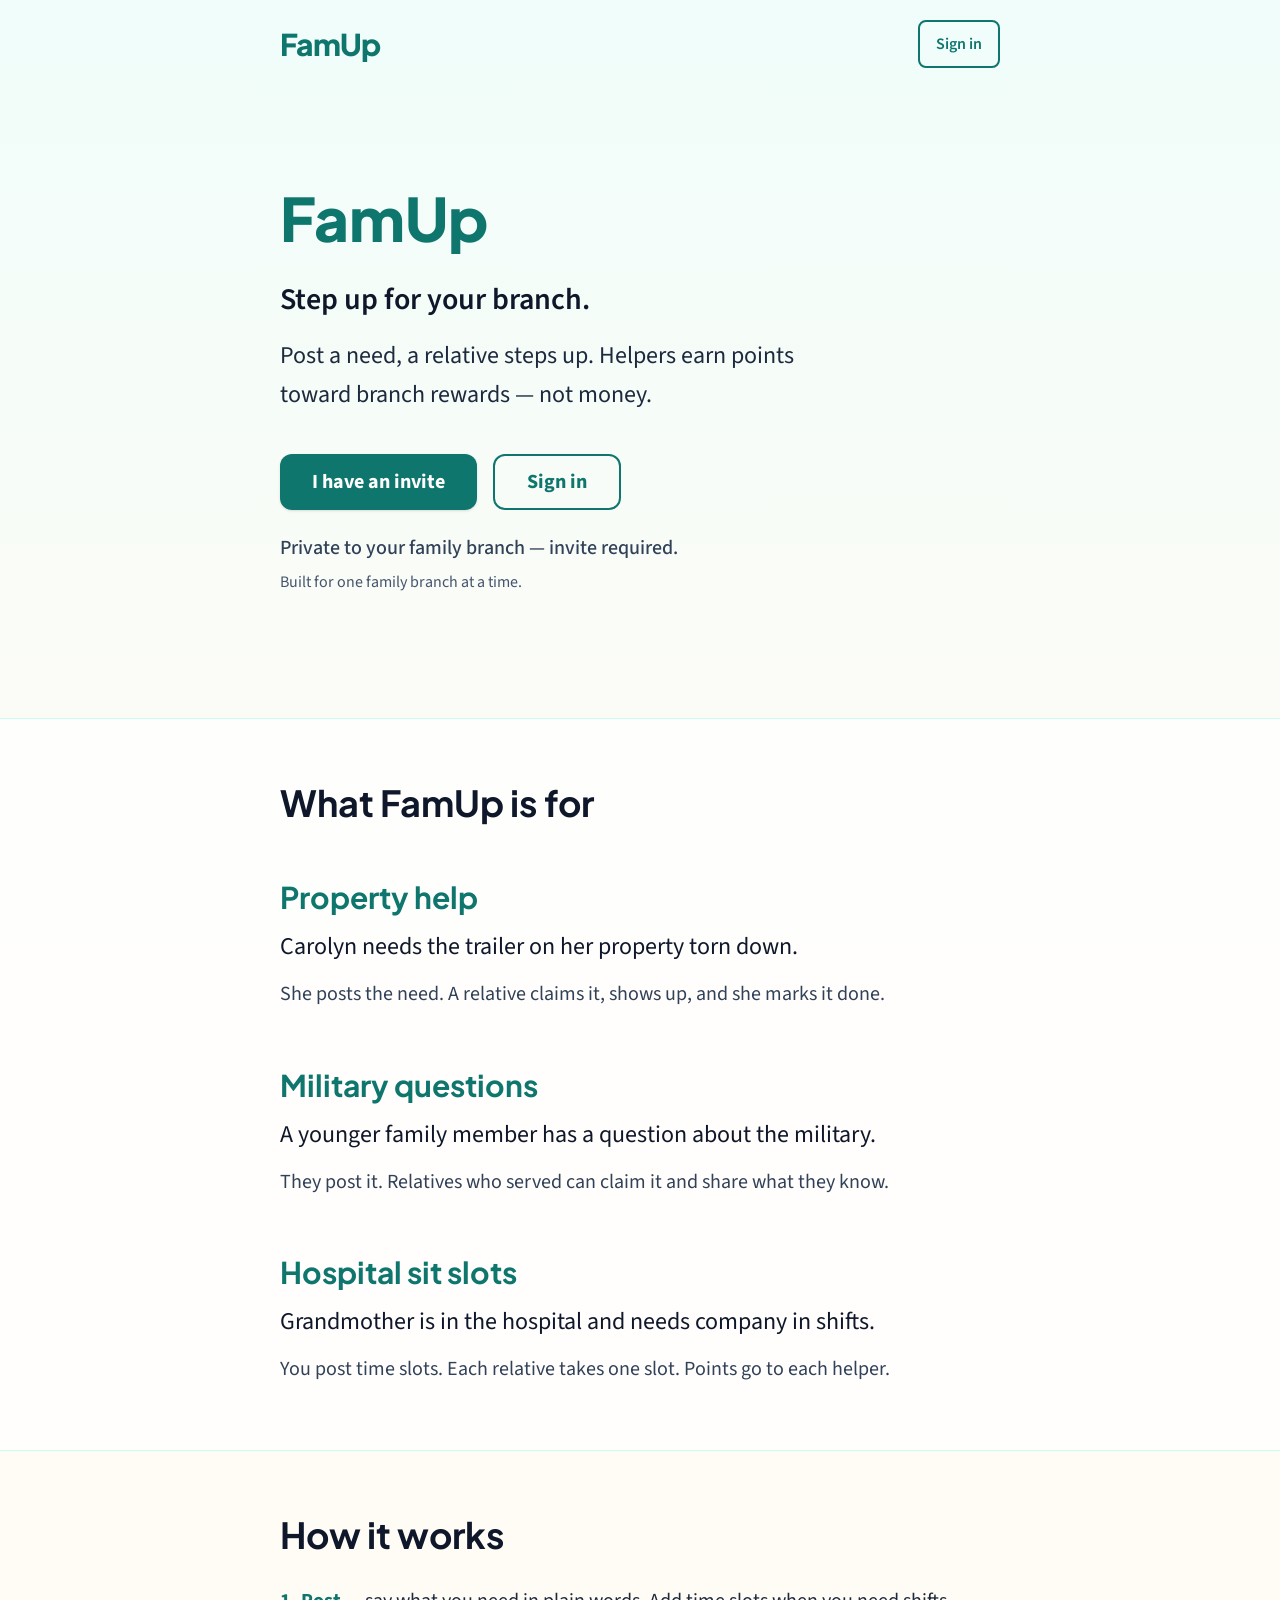
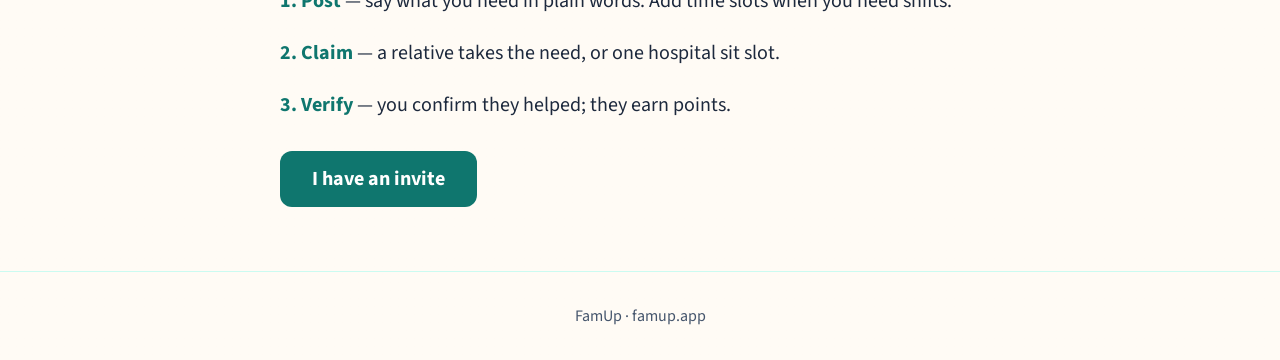
<file: index.html>
<!doctype html>
<html lang="en">
  <head>
    <meta charset="UTF-8" />
    <meta name="viewport" content="width=device-width, initial-scale=1.0" />
    <meta
      name="description"
      content="FamUp — family helps family. Post property help, military questions, or hospital sit slots. Relatives claim and earn points."
    />
    <meta name="theme-color" content="#0F766E" />
    <title>FamUp — Family helps family</title>
    <link rel="icon" type="image/svg+xml" href="/favicon.svg" />
    <link rel="preconnect" href="https://fonts.googleapis.com" />
    <link rel="preconnect" href="https://fonts.gstatic.com" crossorigin />
    <link
      href="https://fonts.googleapis.com/css2?family=Plus+Jakarta+Sans:wght@600;700;800&family=Source+Sans+3:wght@400;500;600;700&display=swap"
      rel="stylesheet"
    />
    <script type="module" crossorigin src="/assets/index-DK9CrzjS.js"></script>
    <link rel="stylesheet" crossorigin href="/assets/index-Pzm3bRNa.css">
      <meta name="famup-deploy" content="1795519690" />
  </head>
  <body>
    <div id="root"></div>
  </body>
</html>
</file>
<file: assets/index-Pzm3bRNa.css>
/*! tailwindcss v4.3.2 | MIT License | https://tailwindcss.com */@layer properties{@supports (((-webkit-hyphens:none)) and (not (margin-trim:inline))) or ((-moz-orient:inline) and (not (color:rgb(from red r g b)))){*,:before,:after,::backdrop{--tw-rotate-x:initial;--tw-rotate-y:initial;--tw-rotate-z:initial;--tw-skew-x:initial;--tw-skew-y:initial;--tw-space-y-reverse:0;--tw-border-style:solid;--tw-gradient-position:initial;--tw-gradient-from:#0000;--tw-gradient-via:#0000;--tw-gradient-to:#0000;--tw-gradient-stops:initial;--tw-gradient-via-stops:initial;--tw-gradient-from-position:0%;--tw-gradient-via-position:50%;--tw-gradient-to-position:100%;--tw-leading:initial;--tw-font-weight:initial;--tw-tracking:initial;--tw-shadow:0 0 #0000;--tw-shadow-color:initial;--tw-shadow-alpha:100%;--tw-inset-shadow:0 0 #0000;--tw-inset-shadow-color:initial;--tw-inset-shadow-alpha:100%;--tw-ring-color:initial;--tw-ring-shadow:0 0 #0000;--tw-inset-ring-color:initial;--tw-inset-ring-shadow:0 0 #0000;--tw-ring-inset:initial;--tw-ring-offset-width:0px;--tw-ring-offset-color:#fff;--tw-ring-offset-shadow:0 0 #0000}}}@layer theme{:root,:host{--font-sans:"Source Sans 3", system-ui, sans-serif;--font-mono:ui-monospace, SFMono-Regular, Menlo, Monaco, Consolas, "Liberation Mono", "Courier New", monospace;--color-red-50:oklch(97.1% .013 17.38);--color-red-200:oklch(88.5% .062 18.334);--color-red-600:oklch(57.7% .245 27.325);--color-red-700:oklch(50.5% .213 27.518);--color-red-800:oklch(44.4% .177 26.899);--color-amber-50:oklch(98.7% .022 95.277);--color-amber-100:oklch(96.2% .059 95.617);--color-amber-200:oklch(92.4% .12 95.746);--color-amber-800:oklch(47.3% .137 46.201);--color-amber-900:oklch(41.4% .112 45.904);--color-emerald-50:oklch(97.9% .021 166.113);--color-emerald-100:oklch(95% .052 163.051);--color-emerald-200:oklch(90.5% .093 164.15);--color-emerald-700:oklch(50.8% .118 165.612);--color-emerald-800:oklch(43.2% .095 166.913);--color-emerald-900:oklch(37.8% .077 168.94);--color-teal-100:oklch(95.3% .051 180.801);--color-teal-200:oklch(91% .096 180.426);--color-teal-300:oklch(85.5% .138 181.071);--color-teal-900:oklch(38.6% .063 188.416);--color-blue-50:oklch(97% .014 254.604);--color-blue-200:oklch(88.2% .059 254.128);--color-blue-900:oklch(37.9% .146 265.522);--color-violet-50:oklch(96.9% .016 293.756);--color-violet-200:oklch(89.4% .057 293.283);--color-violet-800:oklch(43.2% .232 292.759);--color-violet-900:oklch(38% .189 293.745);--color-slate-50:oklch(98.4% .003 247.858);--color-slate-100:oklch(96.8% .007 247.896);--color-slate-200:oklch(92.9% .013 255.508);--color-slate-300:oklch(86.9% .022 252.894);--color-slate-500:oklch(55.4% .046 257.417);--color-slate-600:oklch(44.6% .043 257.281);--color-slate-700:oklch(37.2% .044 257.287);--color-slate-800:oklch(27.9% .041 260.031);--color-slate-900:oklch(20.8% .042 265.755);--color-white:#fff;--spacing:.25rem;--container-md:28rem;--container-lg:32rem;--container-xl:36rem;--container-3xl:48rem;--container-5xl:64rem;--text-xs:.75rem;--text-xs--line-height:calc(1 / .75);--text-sm:.875rem;--text-sm--line-height:calc(1.25 / .875);--text-base:1rem;--text-base--line-height: 1.5 ;--text-lg:1.125rem;--text-lg--line-height:calc(1.75 / 1.125);--text-xl:1.25rem;--text-xl--line-height:calc(1.75 / 1.25);--text-2xl:1.5rem;--text-2xl--line-height:calc(2 / 1.5);--text-3xl:1.875rem;--text-3xl--line-height: 1.2 ;--text-4xl:2.25rem;--text-4xl--line-height:calc(2.5 / 2.25);--text-5xl:3rem;--text-5xl--line-height:1;--text-6xl:3.75rem;--text-6xl--line-height:1;--font-weight-medium:500;--font-weight-semibold:600;--font-weight-bold:700;--font-weight-extrabold:800;--tracking-tight:-.025em;--tracking-wide:.025em;--leading-tight:1.25;--leading-snug:1.375;--leading-relaxed:1.625;--radius-lg:.5rem;--radius-xl:.75rem;--radius-2xl:1rem;--default-transition-duration:.15s;--default-transition-timing-function:cubic-bezier(.4, 0, .2, 1);--default-font-family:var(--font-sans);--default-mono-font-family:var(--font-mono);--font-display:"Plus Jakarta Sans", "Source Sans 3", system-ui, sans-serif;--color-famup-teal:#0f766e;--color-famup-teal-dark:#115e59;--color-famup-cream:#fffbf5;--color-famup-mint:#f0fdfa;--color-famup-ink:#0f172a}}@layer base{*,:after,:before,::backdrop{box-sizing:border-box;border:0 solid;margin:0;padding:0}::file-selector-button{box-sizing:border-box;border:0 solid;margin:0;padding:0}html,:host{-webkit-text-size-adjust:100%;-moz-tab-size:4;tab-size:4;line-height:1.5;font-family:var(--default-font-family,ui-sans-serif, system-ui, sans-serif, "Apple Color Emoji", "Segoe UI Emoji", "Segoe UI Symbol", "Noto Color Emoji");font-feature-settings:var(--default-font-feature-settings,normal);font-variation-settings:var(--default-font-variation-settings,normal);-webkit-tap-highlight-color:transparent}hr{height:0;color:inherit;border-top-width:1px}abbr:where([title]){-webkit-text-decoration:underline dotted;text-decoration:underline dotted}h1,h2,h3,h4,h5,h6{font-size:inherit;font-weight:inherit}a{color:inherit;-webkit-text-decoration:inherit;text-decoration:inherit}b,strong{font-weight:bolder}code,kbd,samp,pre{font-family:var(--default-mono-font-family,ui-monospace, SFMono-Regular, Menlo, Monaco, Consolas, "Liberation Mono", "Courier New", monospace);font-feature-settings:var(--default-mono-font-feature-settings,normal);font-variation-settings:var(--default-mono-font-variation-settings,normal);font-size:1em}small{font-size:80%}sub,sup{vertical-align:baseline;font-size:75%;line-height:0;position:relative}sub{bottom:-.25em}sup{top:-.5em}table{text-indent:0;border-color:inherit;border-collapse:collapse}:-moz-focusring{outline:auto}progress{vertical-align:baseline}summary{display:list-item}ol,ul,menu{list-style:none}img,svg,video,canvas,audio,iframe,embed,object{vertical-align:middle;display:block}img,video{max-width:100%;height:auto}button,input,select,optgroup,textarea{font:inherit;font-feature-settings:inherit;font-variation-settings:inherit;letter-spacing:inherit;color:inherit;opacity:1;background-color:#0000;border-radius:0}::file-selector-button{font:inherit;font-feature-settings:inherit;font-variation-settings:inherit;letter-spacing:inherit;color:inherit;opacity:1;background-color:#0000;border-radius:0}:where(select:is([multiple],[size])) optgroup{font-weight:bolder}:where(select:is([multiple],[size])) optgroup option{padding-inline-start:20px}::file-selector-button{margin-inline-end:4px}::placeholder{opacity:1}@supports (not ((-webkit-appearance:-apple-pay-button))) or (contain-intrinsic-size:1px){::placeholder{color:currentColor}@supports (color:color-mix(in lab,red,red)){::placeholder{color:color-mix(in oklab,currentcolor 50%,transparent)}}}textarea{resize:vertical}::-webkit-search-decoration{-webkit-appearance:none}::-webkit-date-and-time-value{min-height:1lh;text-align:inherit}::-webkit-datetime-edit{display:inline-flex}::-webkit-datetime-edit-fields-wrapper{padding:0}::-webkit-datetime-edit{padding-block:0}::-webkit-datetime-edit-year-field{padding-block:0}::-webkit-datetime-edit-month-field{padding-block:0}::-webkit-datetime-edit-day-field{padding-block:0}::-webkit-datetime-edit-hour-field{padding-block:0}::-webkit-datetime-edit-minute-field{padding-block:0}::-webkit-datetime-edit-second-field{padding-block:0}::-webkit-datetime-edit-millisecond-field{padding-block:0}::-webkit-datetime-edit-meridiem-field{padding-block:0}::-webkit-calendar-picker-indicator{line-height:1}:-moz-ui-invalid{box-shadow:none}button,input:where([type=button],[type=reset],[type=submit]){-webkit-appearance:button;-moz-appearance:button;appearance:button}::file-selector-button{-webkit-appearance:button;-moz-appearance:button;appearance:button}::-webkit-inner-spin-button{height:auto}::-webkit-outer-spin-button{height:auto}[hidden]:where(:not([hidden=until-found])){display:none!important}}@layer components;@layer utilities{.sr-only{clip-path:inset(50%);white-space:nowrap;border-width:0;width:1px;height:1px;margin:-1px;padding:0;position:absolute;overflow:hidden}.relative{position:relative}.mx-auto{margin-inline:auto}.mt-1{margin-top:var(--spacing)}.mt-2{margin-top:calc(var(--spacing) * 2)}.mt-3{margin-top:calc(var(--spacing) * 3)}.mt-4{margin-top:calc(var(--spacing) * 4)}.mt-6{margin-top:calc(var(--spacing) * 6)}.mt-8{margin-top:calc(var(--spacing) * 8)}.mt-10{margin-top:calc(var(--spacing) * 10)}.block{display:block}.flex{display:flex}.grid{display:grid}.inline-block{display:inline-block}.inline-flex{display:inline-flex}.h-4{height:calc(var(--spacing) * 4)}.h-5{height:calc(var(--spacing) * 5)}.min-h-11{min-height:calc(var(--spacing) * 11)}.min-h-12{min-height:calc(var(--spacing) * 12)}.min-h-14{min-height:calc(var(--spacing) * 14)}.min-h-\[70vh\]{min-height:70vh}.min-h-screen{min-height:100vh}.w-4{width:calc(var(--spacing) * 4)}.w-5{width:calc(var(--spacing) * 5)}.w-full{width:100%}.max-w-3xl{max-width:var(--container-3xl)}.max-w-5xl{max-width:var(--container-5xl)}.max-w-lg{max-width:var(--container-lg)}.max-w-md{max-width:var(--container-md)}.max-w-xl{max-width:var(--container-xl)}.min-w-0{min-width:0}.flex-1{flex:1}.transform{transform:var(--tw-rotate-x,) var(--tw-rotate-y,) var(--tw-rotate-z,) var(--tw-skew-x,) var(--tw-skew-y,)}.list-decimal{list-style-type:decimal}.grid-cols-2{grid-template-columns:repeat(2,minmax(0,1fr))}.flex-col{flex-direction:column}.flex-wrap{flex-wrap:wrap}.items-center{align-items:center}.items-end{align-items:flex-end}.items-start{align-items:flex-start}.justify-between{justify-content:space-between}.justify-center{justify-content:center}.gap-1{gap:var(--spacing)}.gap-2{gap:calc(var(--spacing) * 2)}.gap-3{gap:calc(var(--spacing) * 3)}.gap-4{gap:calc(var(--spacing) * 4)}:where(.space-y-1>:not(:last-child)){--tw-space-y-reverse:0;margin-block-start:calc(var(--spacing) * var(--tw-space-y-reverse));margin-block-end:calc(var(--spacing) * calc(1 - var(--tw-space-y-reverse)))}:where(.space-y-2>:not(:last-child)){--tw-space-y-reverse:0;margin-block-start:calc(calc(var(--spacing) * 2) * var(--tw-space-y-reverse));margin-block-end:calc(calc(var(--spacing) * 2) * calc(1 - var(--tw-space-y-reverse)))}:where(.space-y-3>:not(:last-child)){--tw-space-y-reverse:0;margin-block-start:calc(calc(var(--spacing) * 3) * var(--tw-space-y-reverse));margin-block-end:calc(calc(var(--spacing) * 3) * calc(1 - var(--tw-space-y-reverse)))}:where(.space-y-4>:not(:last-child)){--tw-space-y-reverse:0;margin-block-start:calc(calc(var(--spacing) * 4) * var(--tw-space-y-reverse));margin-block-end:calc(calc(var(--spacing) * 4) * calc(1 - var(--tw-space-y-reverse)))}:where(.space-y-5>:not(:last-child)){--tw-space-y-reverse:0;margin-block-start:calc(calc(var(--spacing) * 5) * var(--tw-space-y-reverse));margin-block-end:calc(calc(var(--spacing) * 5) * calc(1 - var(--tw-space-y-reverse)))}:where(.space-y-6>:not(:last-child)){--tw-space-y-reverse:0;margin-block-start:calc(calc(var(--spacing) * 6) * var(--tw-space-y-reverse));margin-block-end:calc(calc(var(--spacing) * 6) * calc(1 - var(--tw-space-y-reverse)))}:where(.space-y-8>:not(:last-child)){--tw-space-y-reverse:0;margin-block-start:calc(calc(var(--spacing) * 8) * var(--tw-space-y-reverse));margin-block-end:calc(calc(var(--spacing) * 8) * calc(1 - var(--tw-space-y-reverse)))}:where(.space-y-14>:not(:last-child)){--tw-space-y-reverse:0;margin-block-start:calc(calc(var(--spacing) * 14) * var(--tw-space-y-reverse));margin-block-end:calc(calc(var(--spacing) * 14) * calc(1 - var(--tw-space-y-reverse)))}.overflow-x-auto{overflow-x:auto}.rounded{border-radius:.25rem}.rounded-2xl{border-radius:var(--radius-2xl)}.rounded-full{border-radius:3.40282e38px}.rounded-lg{border-radius:var(--radius-lg)}.rounded-xl{border-radius:var(--radius-xl)}.border{border-style:var(--tw-border-style);border-width:1px}.border-2{border-style:var(--tw-border-style);border-width:2px}.border-t{border-top-style:var(--tw-border-style);border-top-width:1px}.border-b{border-bottom-style:var(--tw-border-style);border-bottom-width:1px}.border-dashed{--tw-border-style:dashed;border-style:dashed}.border-amber-200{border-color:var(--color-amber-200)}.border-blue-200{border-color:var(--color-blue-200)}.border-emerald-200{border-color:var(--color-emerald-200)}.border-famup-teal{border-color:var(--color-famup-teal)}.border-red-200{border-color:var(--color-red-200)}.border-slate-200{border-color:var(--color-slate-200)}.border-slate-300{border-color:var(--color-slate-300)}.border-teal-100{border-color:var(--color-teal-100)}.border-teal-200{border-color:var(--color-teal-200)}.border-teal-300{border-color:var(--color-teal-300)}.border-violet-200{border-color:var(--color-violet-200)}.bg-amber-50{background-color:var(--color-amber-50)}.bg-amber-100{background-color:var(--color-amber-100)}.bg-blue-50{background-color:var(--color-blue-50)}.bg-emerald-50{background-color:var(--color-emerald-50)}.bg-emerald-100{background-color:var(--color-emerald-100)}.bg-famup-cream{background-color:var(--color-famup-cream)}.bg-famup-cream\/80{background-color:#fffbf5cc}@supports (color:color-mix(in lab,red,red)){.bg-famup-cream\/80{background-color:color-mix(in oklab,var(--color-famup-cream) 80%,transparent)}}.bg-famup-mint{background-color:var(--color-famup-mint)}.bg-famup-mint\/60{background-color:#f0fdfa99}@supports (color:color-mix(in lab,red,red)){.bg-famup-mint\/60{background-color:color-mix(in oklab,var(--color-famup-mint) 60%,transparent)}}.bg-famup-teal{background-color:var(--color-famup-teal)}.bg-red-50{background-color:var(--color-red-50)}.bg-slate-100{background-color:var(--color-slate-100)}.bg-slate-200{background-color:var(--color-slate-200)}.bg-slate-900{background-color:var(--color-slate-900)}.bg-teal-100{background-color:var(--color-teal-100)}.bg-violet-50{background-color:var(--color-violet-50)}.bg-white{background-color:var(--color-white)}.bg-white\/70{background-color:#ffffffb3}@supports (color:color-mix(in lab,red,red)){.bg-white\/70{background-color:color-mix(in oklab,var(--color-white) 70%,transparent)}}.bg-gradient-to-b{--tw-gradient-position:to bottom in oklab;background-image:linear-gradient(var(--tw-gradient-stops))}.bg-gradient-to-br{--tw-gradient-position:to bottom right in oklab;background-image:linear-gradient(var(--tw-gradient-stops))}.from-famup-mint{--tw-gradient-from:var(--color-famup-mint);--tw-gradient-stops:var(--tw-gradient-via-stops,var(--tw-gradient-position), var(--tw-gradient-from) var(--tw-gradient-from-position), var(--tw-gradient-to) var(--tw-gradient-to-position))}.via-famup-cream{--tw-gradient-via:var(--color-famup-cream);--tw-gradient-via-stops:var(--tw-gradient-position), var(--tw-gradient-from) var(--tw-gradient-from-position), var(--tw-gradient-via) var(--tw-gradient-via-position), var(--tw-gradient-to) var(--tw-gradient-to-position);--tw-gradient-stops:var(--tw-gradient-via-stops)}.to-famup-cream{--tw-gradient-to:var(--color-famup-cream);--tw-gradient-stops:var(--tw-gradient-via-stops,var(--tw-gradient-position), var(--tw-gradient-from) var(--tw-gradient-from-position), var(--tw-gradient-to) var(--tw-gradient-to-position))}.to-white{--tw-gradient-to:var(--color-white);--tw-gradient-stops:var(--tw-gradient-via-stops,var(--tw-gradient-position), var(--tw-gradient-from) var(--tw-gradient-from-position), var(--tw-gradient-to) var(--tw-gradient-to-position))}.p-3{padding:calc(var(--spacing) * 3)}.p-4{padding:calc(var(--spacing) * 4)}.p-5{padding:calc(var(--spacing) * 5)}.p-6{padding:calc(var(--spacing) * 6)}.p-8{padding:calc(var(--spacing) * 8)}.px-1{padding-inline:var(--spacing)}.px-2{padding-inline:calc(var(--spacing) * 2)}.px-3{padding-inline:calc(var(--spacing) * 3)}.px-4{padding-inline:calc(var(--spacing) * 4)}.px-5{padding-inline:calc(var(--spacing) * 5)}.px-6{padding-inline:calc(var(--spacing) * 6)}.px-8{padding-inline:calc(var(--spacing) * 8)}.py-1{padding-block:var(--spacing)}.py-2{padding-block:calc(var(--spacing) * 2)}.py-2\.5{padding-block:calc(var(--spacing) * 2.5)}.py-3{padding-block:calc(var(--spacing) * 3)}.py-3\.5{padding-block:calc(var(--spacing) * 3.5)}.py-4{padding-block:calc(var(--spacing) * 4)}.py-5{padding-block:calc(var(--spacing) * 5)}.py-8{padding-block:calc(var(--spacing) * 8)}.py-16{padding-block:calc(var(--spacing) * 16)}.pt-2{padding-top:calc(var(--spacing) * 2)}.pt-8{padding-top:calc(var(--spacing) * 8)}.pb-2{padding-bottom:calc(var(--spacing) * 2)}.pb-16{padding-bottom:calc(var(--spacing) * 16)}.pl-5{padding-left:calc(var(--spacing) * 5)}.text-center{text-align:center}.font-display{font-family:var(--font-display)}.text-2xl{font-size:var(--text-2xl);line-height:var(--tw-leading,var(--text-2xl--line-height))}.text-3xl{font-size:var(--text-3xl);line-height:var(--tw-leading,var(--text-3xl--line-height))}.text-4xl{font-size:var(--text-4xl);line-height:var(--tw-leading,var(--text-4xl--line-height))}.text-base{font-size:var(--text-base);line-height:var(--tw-leading,var(--text-base--line-height))}.text-lg{font-size:var(--text-lg);line-height:var(--tw-leading,var(--text-lg--line-height))}.text-sm{font-size:var(--text-sm);line-height:var(--tw-leading,var(--text-sm--line-height))}.text-xl{font-size:var(--text-xl);line-height:var(--tw-leading,var(--text-xl--line-height))}.text-xs{font-size:var(--text-xs);line-height:var(--tw-leading,var(--text-xs--line-height))}.leading-relaxed{--tw-leading:var(--leading-relaxed);line-height:var(--leading-relaxed)}.leading-snug{--tw-leading:var(--leading-snug);line-height:var(--leading-snug)}.leading-tight{--tw-leading:var(--leading-tight);line-height:var(--leading-tight)}.font-bold{--tw-font-weight:var(--font-weight-bold);font-weight:var(--font-weight-bold)}.font-extrabold{--tw-font-weight:var(--font-weight-extrabold);font-weight:var(--font-weight-extrabold)}.font-medium{--tw-font-weight:var(--font-weight-medium);font-weight:var(--font-weight-medium)}.font-semibold{--tw-font-weight:var(--font-weight-semibold);font-weight:var(--font-weight-semibold)}.tracking-tight{--tw-tracking:var(--tracking-tight);letter-spacing:var(--tracking-tight)}.tracking-wide{--tw-tracking:var(--tracking-wide);letter-spacing:var(--tracking-wide)}.text-\[\#F97316\]{color:#f97316}.text-amber-800{color:var(--color-amber-800)}.text-amber-900{color:var(--color-amber-900)}.text-blue-900{color:var(--color-blue-900)}.text-emerald-700{color:var(--color-emerald-700)}.text-emerald-800{color:var(--color-emerald-800)}.text-emerald-900{color:var(--color-emerald-900)}.text-famup-ink{color:var(--color-famup-ink)}.text-famup-teal{color:var(--color-famup-teal)}.text-red-600{color:var(--color-red-600)}.text-red-700{color:var(--color-red-700)}.text-red-800{color:var(--color-red-800)}.text-slate-100{color:var(--color-slate-100)}.text-slate-500{color:var(--color-slate-500)}.text-slate-600{color:var(--color-slate-600)}.text-slate-700{color:var(--color-slate-700)}.text-slate-800{color:var(--color-slate-800)}.text-slate-900{color:var(--color-slate-900)}.text-teal-900{color:var(--color-teal-900)}.text-violet-800{color:var(--color-violet-800)}.text-violet-900{color:var(--color-violet-900)}.text-white{color:var(--color-white)}.capitalize{text-transform:capitalize}.uppercase{text-transform:uppercase}.shadow-sm{--tw-shadow:0 1px 3px 0 var(--tw-shadow-color,#0000001a), 0 1px 2px -1px var(--tw-shadow-color,#0000001a);box-shadow:var(--tw-inset-shadow),var(--tw-inset-ring-shadow),var(--tw-ring-offset-shadow),var(--tw-ring-shadow),var(--tw-shadow)}.ring-2{--tw-ring-shadow:var(--tw-ring-inset,) 0 0 0 calc(2px + var(--tw-ring-offset-width)) var(--tw-ring-color,currentcolor);box-shadow:var(--tw-inset-shadow),var(--tw-inset-ring-shadow),var(--tw-ring-offset-shadow),var(--tw-ring-shadow),var(--tw-shadow)}.ring-famup-teal{--tw-ring-color:var(--color-famup-teal)}.transition{transition-property:color,background-color,border-color,outline-color,text-decoration-color,fill,stroke,--tw-gradient-from,--tw-gradient-via,--tw-gradient-to,opacity,box-shadow,transform,translate,scale,rotate,filter,-webkit-backdrop-filter,backdrop-filter,display,content-visibility,overlay,pointer-events;transition-timing-function:var(--tw-ease,var(--default-transition-timing-function));transition-duration:var(--tw-duration,var(--default-transition-duration))}@media(hover:hover){.hover\:border-teal-300:hover{border-color:var(--color-teal-300)}.hover\:bg-famup-mint:hover{background-color:var(--color-famup-mint)}.hover\:bg-slate-50:hover{background-color:var(--color-slate-50)}.hover\:bg-white:hover{background-color:var(--color-white)}.hover\:text-slate-800:hover{color:var(--color-slate-800)}.hover\:underline:hover{text-decoration-line:underline}.hover\:opacity-95:hover{opacity:.95}.hover\:shadow-md:hover{--tw-shadow:0 4px 6px -1px var(--tw-shadow-color,#0000001a), 0 2px 4px -2px var(--tw-shadow-color,#0000001a);box-shadow:var(--tw-inset-shadow),var(--tw-inset-ring-shadow),var(--tw-ring-offset-shadow),var(--tw-ring-shadow),var(--tw-shadow)}}.focus\:border-famup-teal:focus{border-color:var(--color-famup-teal)}.focus\:ring-2:focus{--tw-ring-shadow:var(--tw-ring-inset,) 0 0 0 calc(2px + var(--tw-ring-offset-width)) var(--tw-ring-color,currentcolor);box-shadow:var(--tw-inset-shadow),var(--tw-inset-ring-shadow),var(--tw-ring-offset-shadow),var(--tw-ring-shadow),var(--tw-shadow)}.focus\:ring-famup-teal:focus{--tw-ring-color:var(--color-famup-teal)}.focus\:outline-none:focus{--tw-outline-style:none;outline-style:none}.disabled\:opacity-50:disabled{opacity:.5}@media(min-width:40rem){.sm\:grid-cols-2{grid-template-columns:repeat(2,minmax(0,1fr))}.sm\:grid-cols-3{grid-template-columns:repeat(3,minmax(0,1fr))}.sm\:p-8{padding:calc(var(--spacing) * 8)}.sm\:p-10{padding:calc(var(--spacing) * 10)}.sm\:text-2xl{font-size:var(--text-2xl);line-height:var(--tw-leading,var(--text-2xl--line-height))}.sm\:text-3xl{font-size:var(--text-3xl);line-height:var(--tw-leading,var(--text-3xl--line-height))}.sm\:text-4xl{font-size:var(--text-4xl);line-height:var(--tw-leading,var(--text-4xl--line-height))}.sm\:text-5xl{font-size:var(--text-5xl);line-height:var(--tw-leading,var(--text-5xl--line-height))}.sm\:text-xl{font-size:var(--text-xl);line-height:var(--tw-leading,var(--text-xl--line-height))}}@media(min-width:48rem){.md\:text-6xl{font-size:var(--text-6xl);line-height:var(--tw-leading,var(--text-6xl--line-height))}}}html,body,#root{min-height:100vh}body{min-height:100vh;font-family:var(--font-sans);background:var(--color-famup-cream);color:var(--color-famup-ink);margin:0;font-size:1.125rem;line-height:1.6}.font-display{font-family:var(--font-display)}.btn-famup{background-color:var(--color-famup-teal);color:#fff}.btn-famup:hover{background-color:var(--color-famup-teal-dark)}.link-famup{color:var(--color-famup-teal)}.link-famup:hover{color:var(--color-famup-teal-dark)}@property --tw-rotate-x{syntax:"*";inherits:false}@property --tw-rotate-y{syntax:"*";inherits:false}@property --tw-rotate-z{syntax:"*";inherits:false}@property --tw-skew-x{syntax:"*";inherits:false}@property --tw-skew-y{syntax:"*";inherits:false}@property --tw-space-y-reverse{syntax:"*";inherits:false;initial-value:0}@property --tw-border-style{syntax:"*";inherits:false;initial-value:solid}@property --tw-gradient-position{syntax:"*";inherits:false}@property --tw-gradient-from{syntax:"<color>";inherits:false;initial-value:#0000}@property --tw-gradient-via{syntax:"<color>";inherits:false;initial-value:#0000}@property --tw-gradient-to{syntax:"<color>";inherits:false;initial-value:#0000}@property --tw-gradient-stops{syntax:"*";inherits:false}@property --tw-gradient-via-stops{syntax:"*";inherits:false}@property --tw-gradient-from-position{syntax:"<length-percentage>";inherits:false;initial-value:0%}@property --tw-gradient-via-position{syntax:"<length-percentage>";inherits:false;initial-value:50%}@property --tw-gradient-to-position{syntax:"<length-percentage>";inherits:false;initial-value:100%}@property --tw-leading{syntax:"*";inherits:false}@property --tw-font-weight{syntax:"*";inherits:false}@property --tw-tracking{syntax:"*";inherits:false}@property --tw-shadow{syntax:"*";inherits:false;initial-value:0 0 #0000}@property --tw-shadow-color{syntax:"*";inherits:false}@property --tw-shadow-alpha{syntax:"<percentage>";inherits:false;initial-value:100%}@property --tw-inset-shadow{syntax:"*";inherits:false;initial-value:0 0 #0000}@property --tw-inset-shadow-color{syntax:"*";inherits:false}@property --tw-inset-shadow-alpha{syntax:"<percentage>";inherits:false;initial-value:100%}@property --tw-ring-color{syntax:"*";inherits:false}@property --tw-ring-shadow{syntax:"*";inherits:false;initial-value:0 0 #0000}@property --tw-inset-ring-color{syntax:"*";inherits:false}@property --tw-inset-ring-shadow{syntax:"*";inherits:false;initial-value:0 0 #0000}@property --tw-ring-inset{syntax:"*";inherits:false}@property --tw-ring-offset-width{syntax:"<length>";inherits:false;initial-value:0}@property --tw-ring-offset-color{syntax:"*";inherits:false;initial-value:#fff}@property --tw-ring-offset-shadow{syntax:"*";inherits:false;initial-value:0 0 #0000}
</file>
